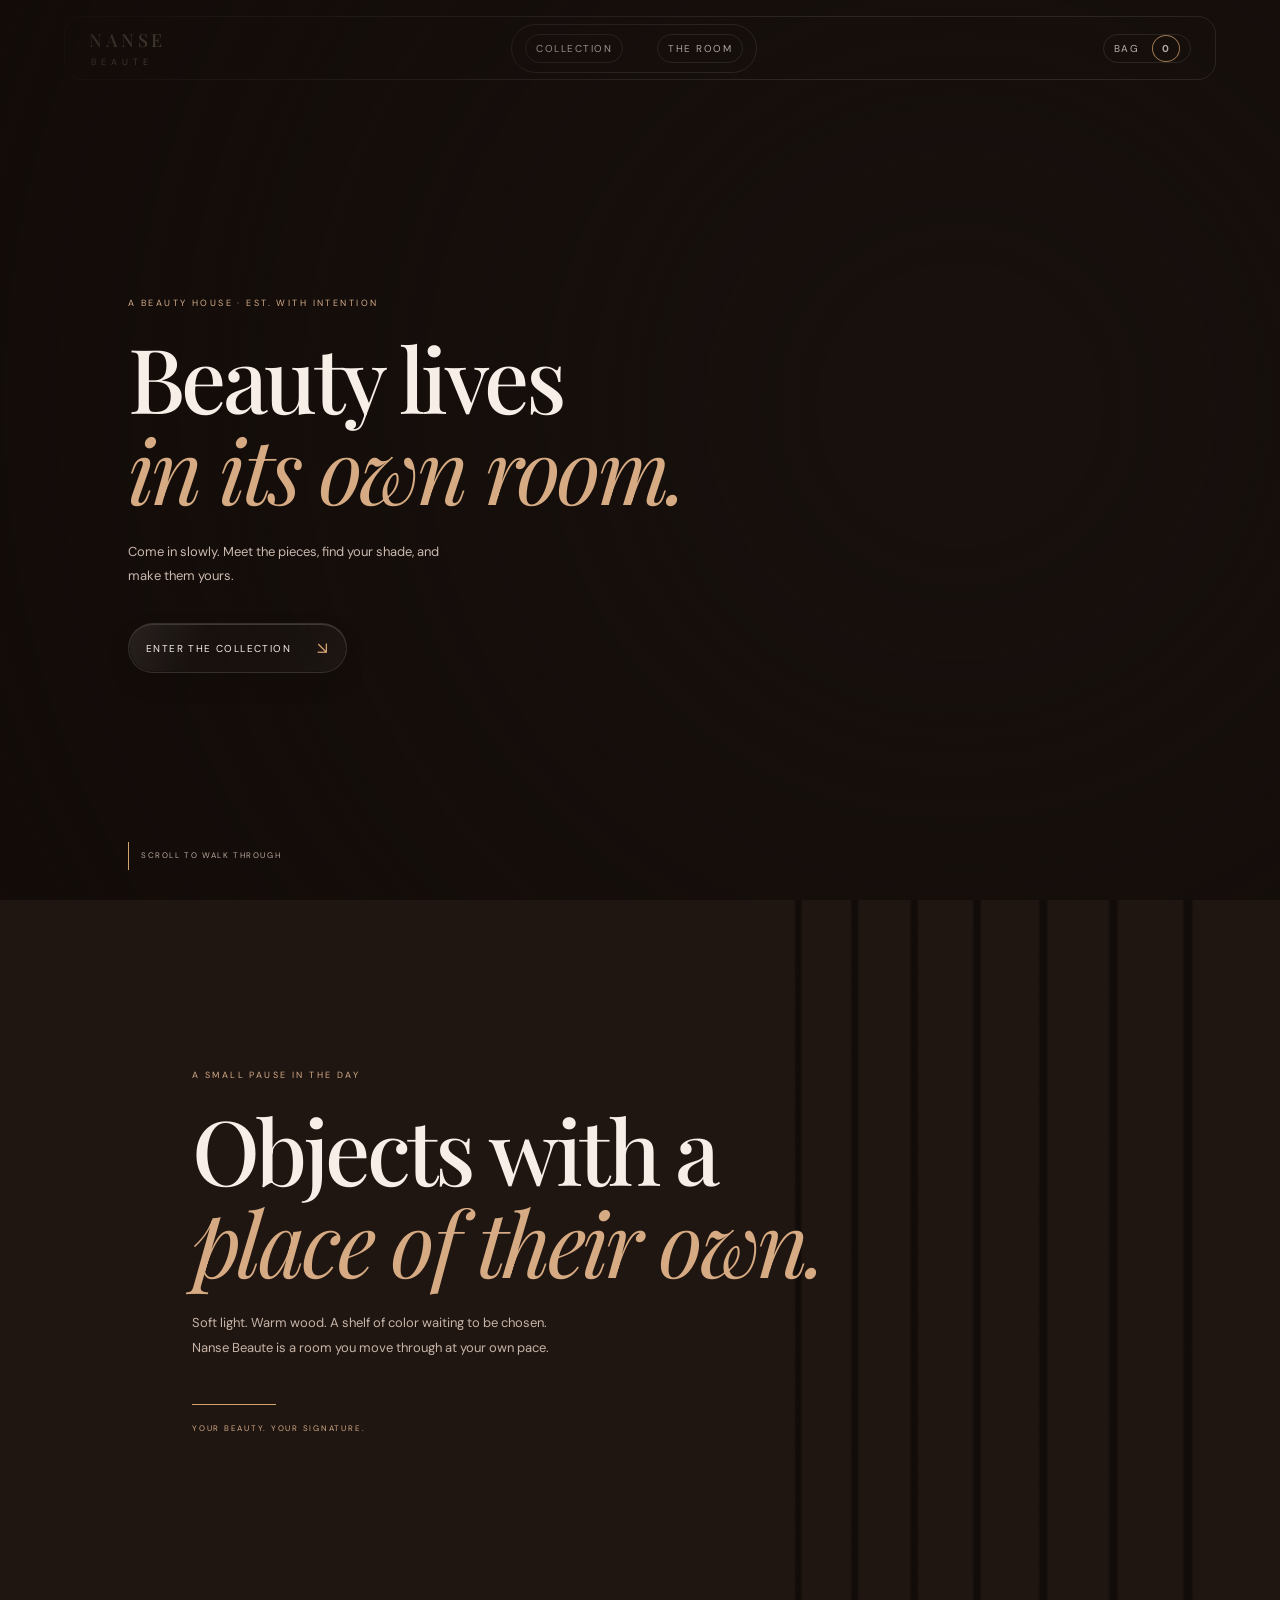
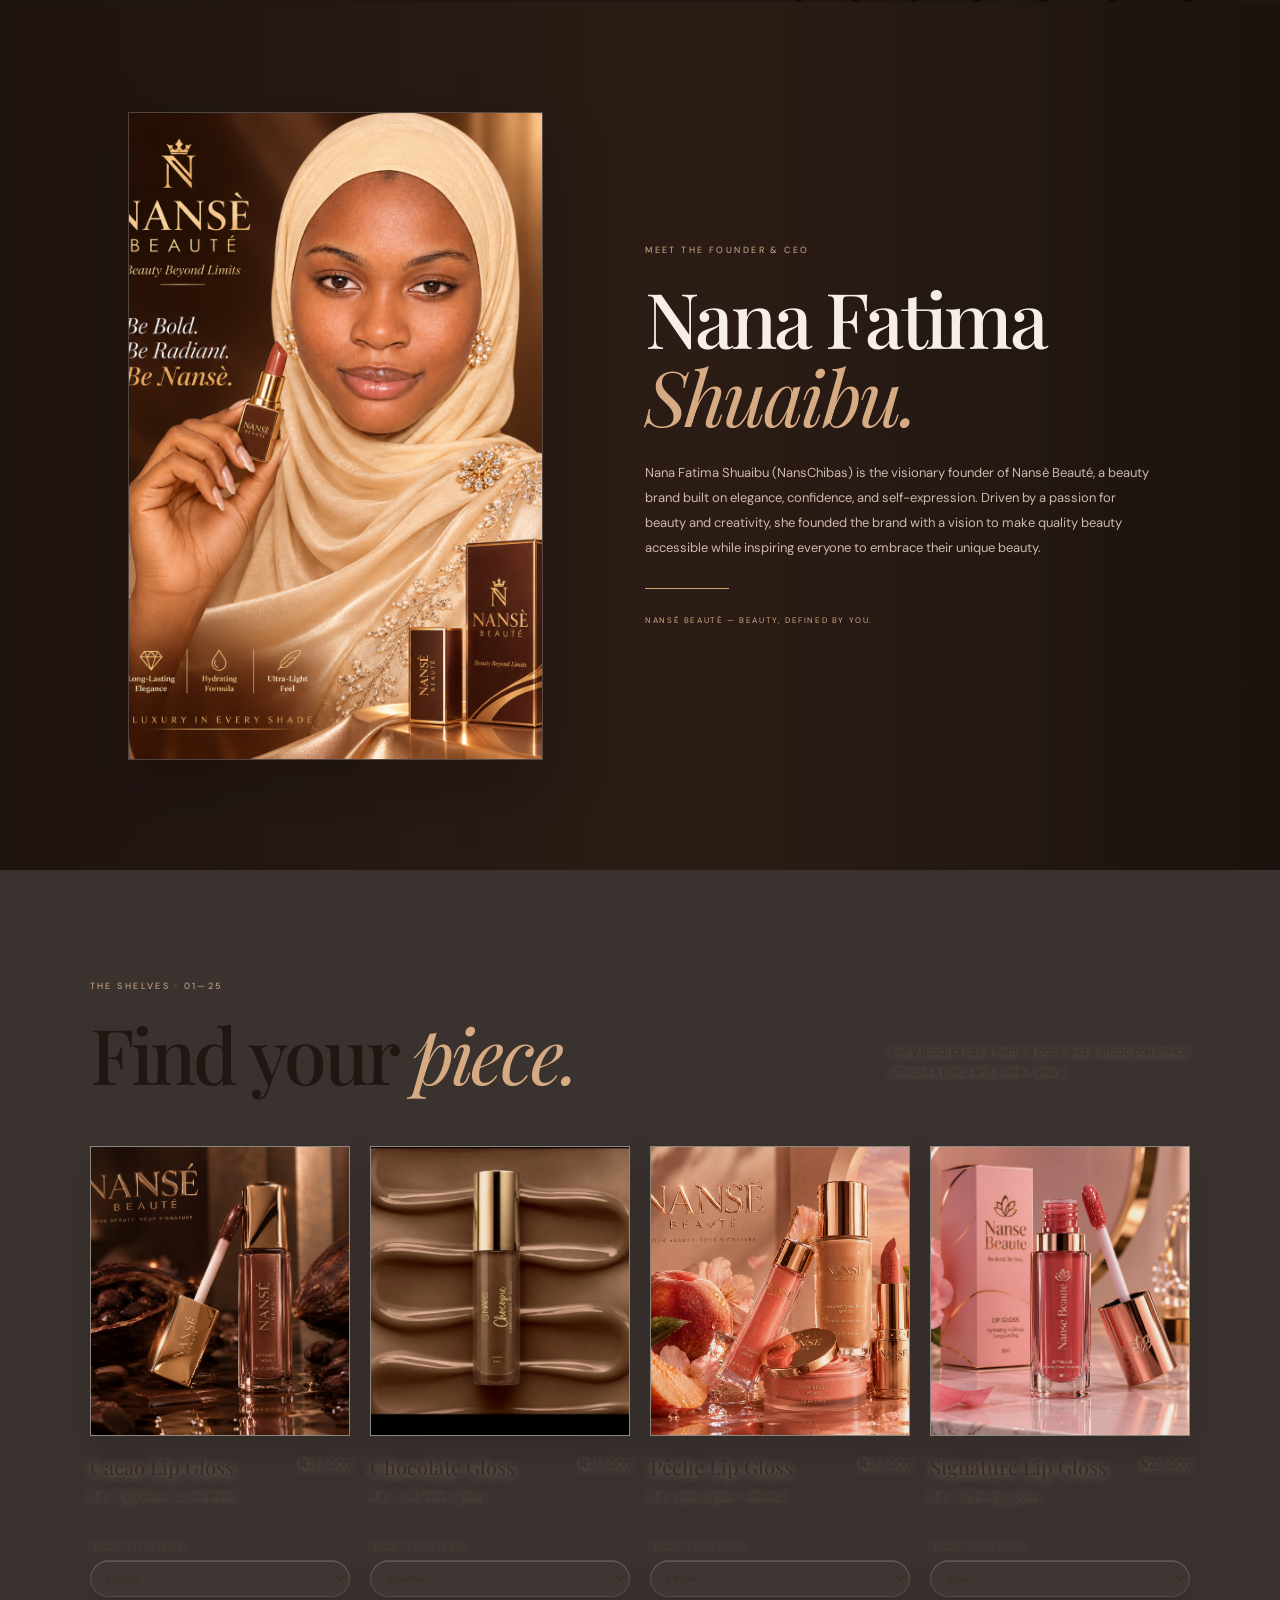
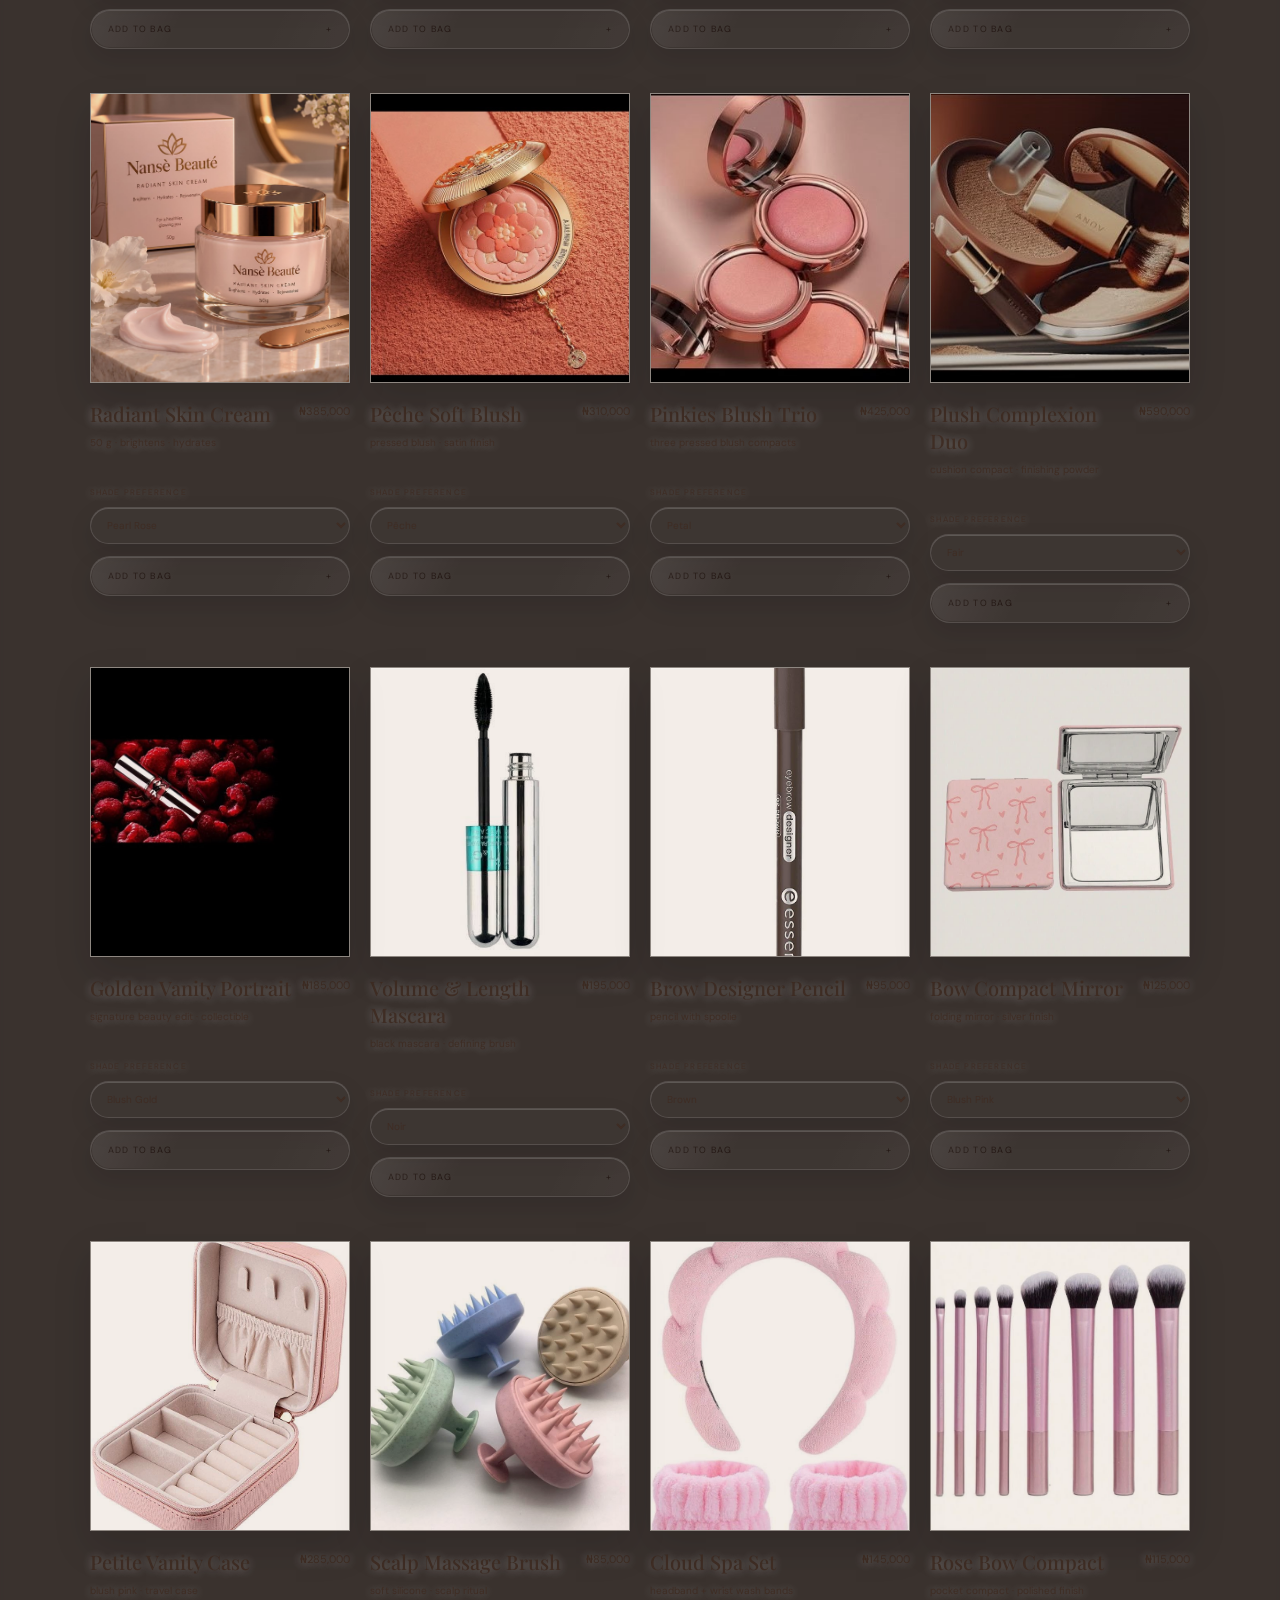
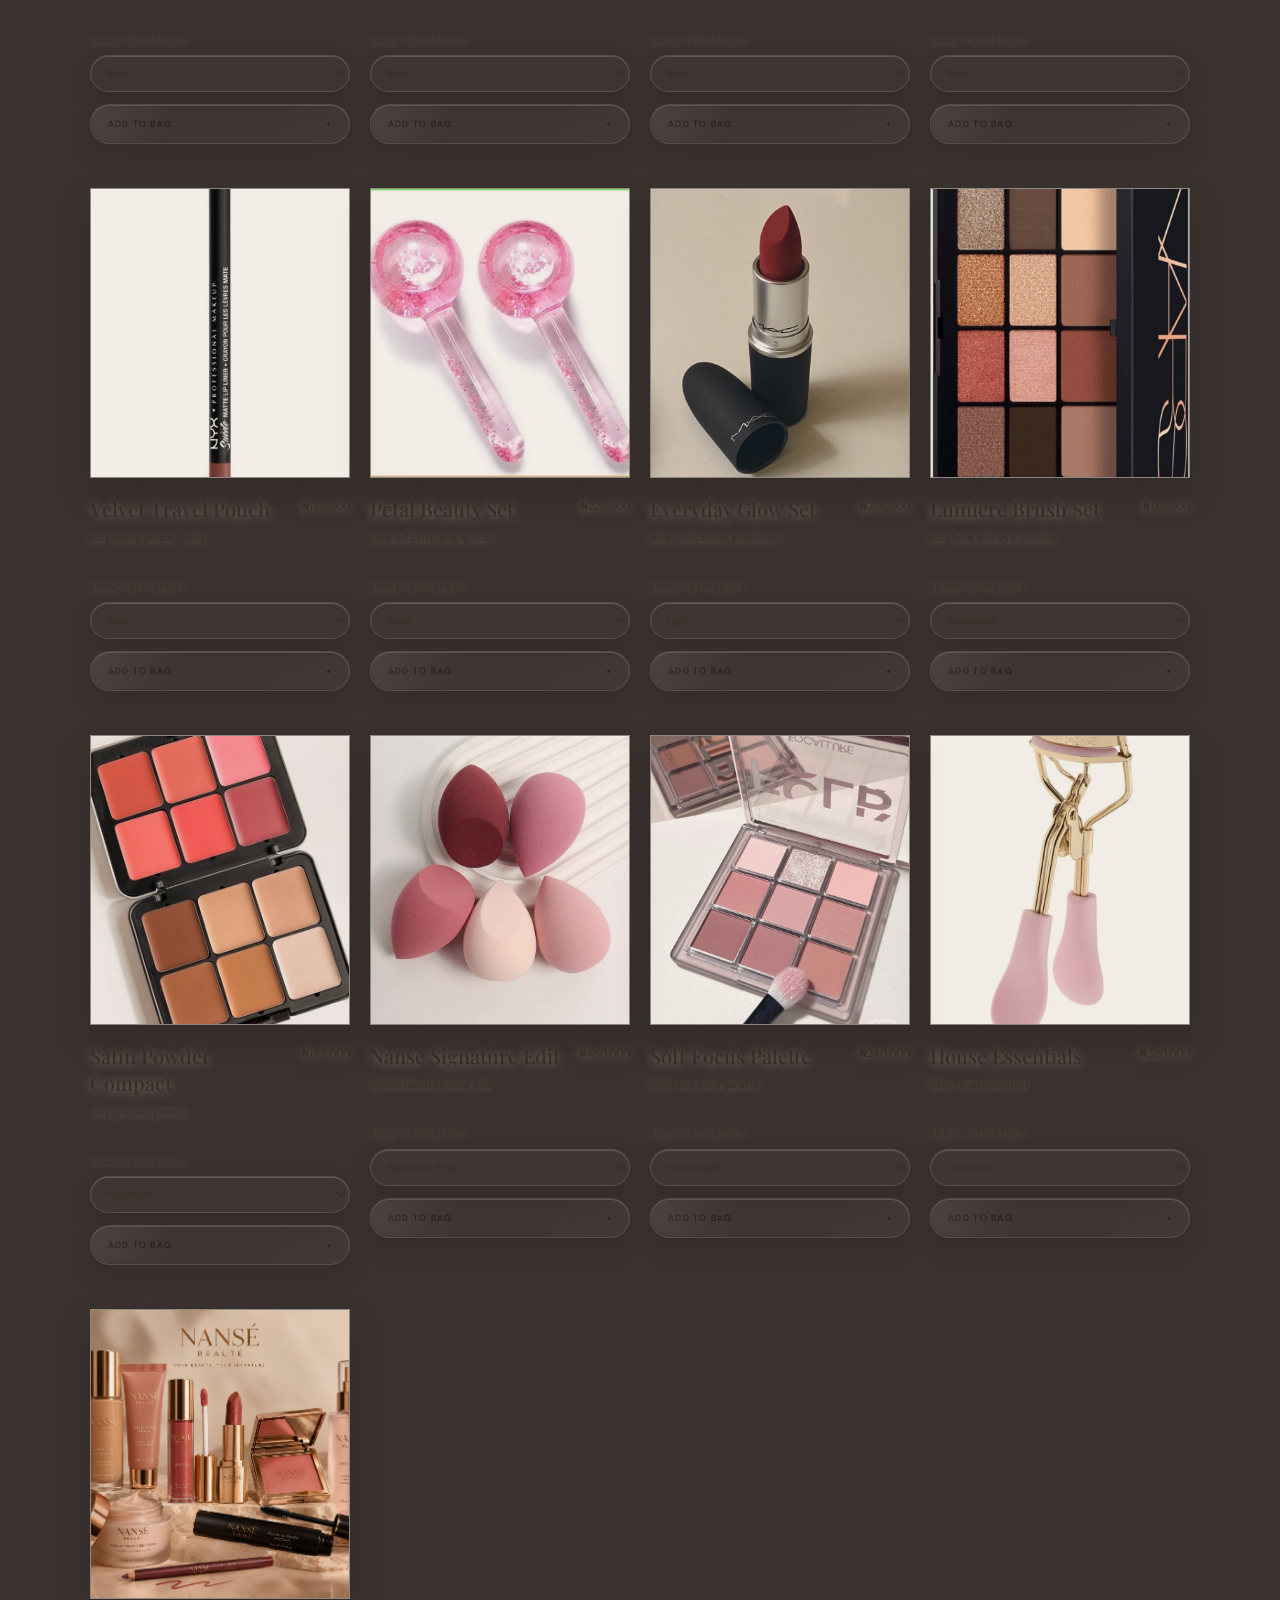
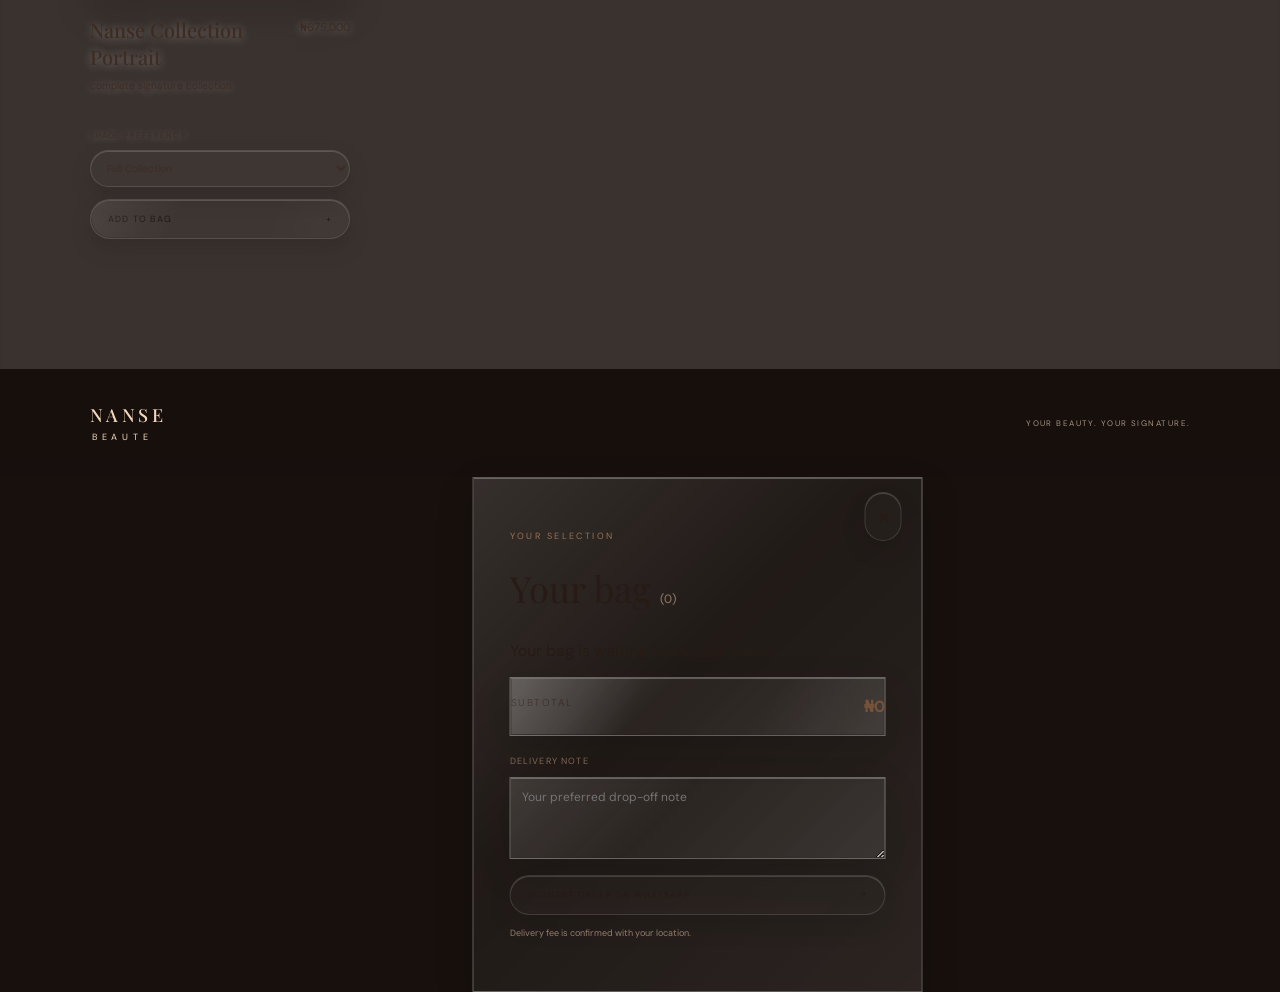
<file: nanse beaute/index.html>
<!doctype html>
<html lang="en">
<head>
  <meta charset="utf-8">
  <meta name="viewport" content="width=device-width, initial-scale=1">
  <title>Nanse Beaute | The Room</title>
  <link rel="preconnect" href="https://fonts.googleapis.com">
  <link href="https://fonts.googleapis.com/css2?family=DM+Sans:wght@400;500;600;700&family=Playfair+Display:ital,wght@0,400;0,500;1,400;1,500&display=swap" rel="stylesheet">
  <style>
    :root{--ink:#221612;--paper:#efe5dc;--muted:#a99182;--gold:#d4a36f;--rose:#c47d77;--night:#17100d;--line:#ffffff22}*{box-sizing:border-box}html{scroll-behavior:smooth}body{margin:0;background:var(--night);color:#f7eee7;font-family:'DM Sans',sans-serif}a{color:inherit;text-decoration:none}button,select,textarea{font:inherit}button{cursor:pointer}header,main,footer{position:relative;z-index:1}header{height:78px;padding:0 6vw;display:flex;align-items:center;justify-content:space-between;border-bottom:1px solid var(--line)}.brand{font:500 18px 'Playfair Display',serif;letter-spacing:.2em;color:#f2d8be}.brand span{display:block;font:9px 'DM Sans';letter-spacing:.55em;margin:4px 0 0 2px}nav{display:flex;gap:34px}nav a,.cart-open{font-size:10px;letter-spacing:.15em;text-transform:uppercase}.cart-open{background:none;border:0;color:#f8e9dc}.cart-open b{border:1px solid var(--gold);border-radius:50%;padding:6px 9px;margin-left:8px}.hero{min-height:calc(100vh - 78px);position:relative;display:flex;align-items:center;padding:90px 10vw;overflow:hidden;background:linear-gradient(90deg,#18100de8 0%,#18100dba 38%,#18100d55 100%),url('nanse beaute.jpeg') center/cover}.hero:after{content:'';position:absolute;inset:0;background:radial-gradient(circle at 75% 45%,transparent 0 13%,#130c0980 55%,#130c09 100%);pointer-events:none}.hero-copy{position:relative;z-index:2;max-width:560px}.eyebrow{margin:0 0 22px;color:#d4ad8b;font-size:9px;letter-spacing:.27em}.hero h1,.section-title,.manifesto h2,.delivery h2{font:500 clamp(52px,7vw,98px)/1.02 'Playfair Display',serif;letter-spacing:-.04em;margin:0}.hero h1 i,.section-title i,.manifesto h2 i,.delivery h2 i{font-weight:400;color:#d6aa82}.intro{max-width:340px;color:#cbbab0;line-height:1.9;font-size:13px;margin:26px 0 34px}.cta{display:inline-flex;gap:26px;align-items:center;padding:15px 18px;border:1px solid #d3a273;font-size:10px;letter-spacing:.14em;text-transform:uppercase}.cta span{font-size:17px;color:var(--gold)}.hero-note{position:absolute;z-index:2;bottom:30px;left:10vw;color:#bda99e;font-size:8px;letter-spacing:.2em}.hero-note span{display:inline-block;height:28px;border-left:1px solid var(--gold);vertical-align:middle;margin-right:12px}.hero-address{position:absolute;z-index:2;right:7vw;bottom:34px;font-size:8px;letter-spacing:.2em;color:#bda99e}.manifesto{min-height:78vh;padding:120px 15vw;display:flex;flex-direction:column;justify-content:center;position:relative;overflow:hidden;background:linear-gradient(90deg,#251914f5,#39251be8 50%,#1d1410f5)}.manifesto:after{content:'';position:absolute;inset:-10% 5% -10% 58%;background:repeating-linear-gradient(90deg,transparent 0 32px,#0b0806aa 34px 40px,transparent 42px 66px);transform:perspective(500px) rotateY(-12deg)}.manifesto>*{position:relative;z-index:1}.manifesto p:not(.eyebrow){max-width:390px;color:#c7b5a8;font-size:13px;line-height:1.9;margin:25px 0}.line{width:84px;border-top:1px solid var(--gold);margin:18px 0}.manifesto small{font-size:8px;letter-spacing:.22em;color:#d3aa86}.collection{padding:110px 7vw 130px;background:var(--paper);color:var(--ink)}.section-head{display:flex;align-items:end;justify-content:space-between;gap:30px;margin-bottom:54px}.section-title{font-size:clamp(48px,6vw,78px)}.section-head>p{color:#856e60;font-size:11px;line-height:1.8}.products{display:grid;grid-template-columns:repeat(4,1fr);gap:44px 20px}.product-image{height:290px;overflow:hidden;background:#d9c8b9;position:relative}.product-image img{width:100%;height:100%;object-fit:cover;mix-blend-mode:multiply;transition:transform .7s ease}.product:hover img{transform:scale(1.06)}.product-meta{display:flex;justify-content:space-between;align-items:start;gap:10px;margin-top:17px}.product h3{font:500 20px 'Playfair Display',serif;margin:0}.price{white-space:nowrap;color:#704d37;font-size:11px;margin-top:4px}.product p{min-height:32px;color:#8b776a;font-size:10px;line-height:1.5;margin:8px 0 12px}.product label{color:#856d5d;font-size:8px;letter-spacing:.15em;text-transform:uppercase}.product select{display:block;width:100%;margin-top:7px;padding:10px;border:1px solid #cdb9a8;background:#f8f2ed;color:#3e2d24;font-size:10px}.add{width:100%;display:flex;justify-content:space-between;margin-top:12px;padding:13px;background:#33231b;border:1px solid #33231b;color:#f5e5d6;font-size:9px;letter-spacing:.14em}.add:hover{background:#795437}.delivery{min-height:82vh;padding:120px 10vw;display:grid;grid-template-columns:1fr 1fr;align-items:center;gap:8vw;background:linear-gradient(90deg,#211511f5,#211511e8),url('nanse beaute.jpeg') center/cover}.delivery-card{max-width:470px}.delivery-card>p:not(.eyebrow){max-width:360px;color:#c8b4a7;font-size:12px;line-height:1.9;margin:24px 0 32px}.delivery-bottom{display:flex;align-items:center;gap:34px}.delivery-bottom>span{font-size:8px;line-height:2;letter-spacing:.16em;color:#b79579}.delivery-bottom b{color:#f3dec9;font-size:10px}.delivery-room{height:480px;display:grid;place-items:center;position:relative;background:linear-gradient(90deg,#38251b,#69432d,#2a1c16);overflow:hidden}.door{width:46%;height:82%;border:1px solid #ab805d;background:linear-gradient(90deg,#37231a,#714a31,#39251b);box-shadow:0 20px 55px #100a08}.delivery-room span{position:absolute;bottom:6%;font-size:8px;letter-spacing:.24em;color:#d9b795}footer{display:flex;justify-content:space-between;align-items:center;gap:20px;padding:34px 7vw;background:#17100db8}footer>span{color:#a89383;font-size:8px;letter-spacing:.18em}.cart-drawer{position:fixed;z-index:8;inset:0 0 0 auto;width:min(450px,100%);padding:52px 36px;background:#f0e7de;color:#281b15;transform:translateX(105%);transition:transform .4s;overflow:auto}.cart-drawer.open{transform:none}.close{position:absolute;top:14px;right:20px;border:0;background:none;color:#3d2a20;font-size:28px}.cart-drawer .eyebrow{color:#967254}.cart-drawer h2{font:36px 'Playfair Display',serif;margin:0 0 28px}.cart-drawer h2 i{font:12px 'DM Sans';color:#947c6a}.cart-row{display:grid;grid-template-columns:1fr auto;gap:7px;padding:14px 0;border-top:1px solid #d7c6b7;font:14px 'Playfair Display',serif}.cart-row small{grid-column:1;color:#887467;font:10px 'DM Sans'}.cart-row button{grid-column:2;grid-row:1/3;border:0;background:none;color:#906551;font-size:9px}.cart-total{display:flex;justify-content:space-between;padding:18px 0;margin:12px 0;border-top:1px solid #bca695;font-size:10px;letter-spacing:.15em}.cart-total b{color:#704b32;font-size:16px;letter-spacing:0}.note-label{color:#856d5b;font-size:9px;letter-spacing:.13em;text-transform:uppercase}.note-label textarea{display:block;width:100%;height:82px;margin-top:8px;padding:11px;resize:vertical;border:1px solid #d2bfaf;background:#faf4ef;color:#30221b;font-size:12px}.checkout{display:flex;justify-content:space-between;width:100%;margin-top:16px;padding:15px;border:0;background:#33231b;color:#fff;font-size:9px;letter-spacing:.14em}.cart-foot{display:block;margin-top:12px;color:#927f6e;font-size:9px}.shade{display:none;position:fixed;z-index:7;inset:0;background:#100b08b5}.shade.show{display:block}@media(max-width:980px){.products{grid-template-columns:repeat(3,1fr)}}@media(max-width:700px){header{height:68px;padding:0 5vw}nav{gap:12px}nav a{font-size:8px}.brand{font-size:15px}.hero{min-height:calc(100vh - 68px);padding:90px 8vw 70px;background-position:60% center}.hero h1{font-size:57px}.hero-note{left:8vw}.hero-address{right:7vw;font-size:7px}.manifesto{padding:100px 9vw;min-height:70vh}.collection{padding:84px 6vw}.section-head{align-items:start;flex-direction:column;margin-bottom:35px}.products{grid-template-columns:repeat(2,1fr);gap:32px 13px}.product-image{height:clamp(165px,42vw,250px)}.product h3{font-size:17px}.price{font-size:9px}.delivery{grid-template-columns:1fr;padding:85px 8vw;gap:38px}.delivery-room{height:340px}.delivery-bottom{align-items:start;flex-direction:column;gap:18px}footer{flex-wrap:wrap;padding:28px 6vw}.cart-drawer{padding:50px 24px}}@media(max-width:390px){.products{grid-template-columns:1fr}.product-image{height:270px}}
  </style>
  <style>
    #video-wall{position:fixed;inset:0;z-index:-2;overflow:hidden;background:#17100d}#video-wall video{position:absolute;inset:0;width:100%;height:100%;object-fit:cover;opacity:0;transition:opacity 1.4s ease;filter:saturate(.72) contrast(1.05)}#video-wall video.is-active{opacity:.68}#video-wall:after{content:'';position:absolute;inset:0;background:linear-gradient(90deg,#120b09d9,#120b0980 45%,#120b09c7),linear-gradient(0deg,#120b09d9 0%,transparent 42%,#120b0970 100%);pointer-events:none}.glass-surface,.cart-open,.cta,.add,.product select,.delivery-room,.cart-drawer,.cart-total,.note-label textarea{background:linear-gradient(135deg,#ffffff1c,#ffffff08);border:1px solid #ffffff3b;box-shadow:inset 0 1px #ffffff22,0 12px 40px #09060526;backdrop-filter:blur(18px) saturate(1.2);-webkit-backdrop-filter:blur(18px) saturate(1.2)}header{z-index:4;margin:16px 5vw 0;width:90%;height:64px;padding:0 24px;border:1px solid #ffffff35;border-radius:18px;background:#17100d3d;box-shadow:0 18px 50px #0906052e;backdrop-filter:blur(20px) saturate(1.2);-webkit-backdrop-filter:blur(20px) saturate(1.2)}nav{padding:9px 13px;border:1px solid #ffffff2e;border-radius:999px;background:#ffffff0b;backdrop-filter:blur(14px);-webkit-backdrop-filter:blur(14px)}nav a{padding:7px 10px;border-radius:999px;transition:background .25s ease,color .25s ease}nav a:hover{background:#ffffff24;color:#fff}.cart-open{padding:10px 12px;border:1px solid #ffffff33;border-radius:999px;background:#ffffff12}.cart-open:hover{background:#ffffff2b}.hero{min-height:100vh;margin-top:-80px;padding-top:160px;background:transparent}.manifesto{background:#251914a8;backdrop-filter:blur(5px);-webkit-backdrop-filter:blur(5px)}.collection{background:#efe5dc9c;backdrop-filter:blur(8px);-webkit-backdrop-filter:blur(8px)}.delivery{background:#211511b8;backdrop-filter:blur(5px);-webkit-backdrop-filter:blur(5px)}.product-image{border:1px solid #ffffff70;box-shadow:0 15px 35px #21161222}.product select,.add,.cta{border-radius:12px}.add:hover,.cta:hover{background:#ffffff2e}.cart-drawer{background:#f0e7decf}.shade{background:#0906059c;backdrop-filter:blur(8px);-webkit-backdrop-filter:blur(8px)}@media(max-width:700px){header{margin:10px 3vw 0;width:94%;padding:0 14px;border-radius:14px}nav{gap:0;padding:5px}nav a{padding:6px 5px}.hero{margin-top:-68px;padding-top:140px}.glass-surface{backdrop-filter:blur(12px);-webkit-backdrop-filter:blur(12px)}}
   #video-wall{z-index:0}header,main,footer{z-index:2}</style><style>#video-wall video.is-active{opacity:.82}#video-wall:after{background:linear-gradient(90deg,#120b094d,#120b0926 45%,#120b0959),linear-gradient(0deg,#120b0959 0%,transparent 42%,#120b0933 100%)}header{background:#17100d26;border-color:#ffffff26;backdrop-filter:blur(9px) saturate(1.25);-webkit-backdrop-filter:blur(9px) saturate(1.25)}nav{background:#ffffff08;border-color:#ffffff22;backdrop-filter:blur(7px) saturate(1.3);-webkit-backdrop-filter:blur(7px) saturate(1.3)}.glass-surface,.cart-open,.cta,.add,.product select,.cart-total,.note-label textarea{background:linear-gradient(135deg,#ffffff12,#ffffff04);border-color:#ffffff2d;backdrop-filter:blur(8px) saturate(1.3);-webkit-backdrop-filter:blur(8px) saturate(1.3)}.cart-drawer{background:#f0e7debf;backdrop-filter:blur(10px);-webkit-backdrop-filter:blur(10px)}</style><style>header,nav,.glass-surface,.cart-open,.cta,.add,.product select,.cart-drawer,.cart-total,.note-label textarea{backdrop-filter:saturate(1.18);-webkit-backdrop-filter:saturate(1.18)}.product-image img{filter:none}</style><style>header,nav,.cart-open,.cta,.add,.product select,.cart-drawer,.cart-total,.note-label textarea{position:relative;background:linear-gradient(135deg,#ffffff22 0%,#ffffff0b 42%,#ffffff16 100%);border:1px solid #ffffff42;box-shadow:inset 0 1px #ffffff42,inset 0 -1px #00000014,0 14px 36px #09060526;backdrop-filter:blur(16px) saturate(1.35);-webkit-backdrop-filter:blur(16px) saturate(1.35);transition:background .3s ease,border-color .3s ease,box-shadow .3s ease,transform .3s ease}header:before,nav:before,.cart-open:before,.cta:before,.add:before,.cart-total:before{content:"";position:absolute;inset:1px;border-radius:inherit;background:linear-gradient(115deg,#ffffff2b,transparent 34%,transparent 68%,#ffffff0e);pointer-events:none}nav a:hover,.cart-open:hover,.cta:hover,.add:hover{background:linear-gradient(135deg,#ffffff38,#ffffff12);border-color:#ffffff68;box-shadow:inset 0 1px #ffffff58,0 16px 42px #09060538;transform:translateY(-1px)}.product select:focus,.note-label textarea:focus{outline:2px solid #ffffff55;outline-offset:2px}.product-image{border:1px solid #ffffff42;box-shadow:inset 0 1px #ffffff3b,0 16px 36px #09060524;transition:box-shadow .3s ease,transform .3s ease}.product:hover .product-image{box-shadow:inset 0 1px #ffffff58,0 20px 44px #09060538;transform:translateY(-2px)}</style><style>header{background:#ffffff0b;border-color:#ffffff2b}nav{background:#ffffff05;border-color:#ffffff20}.cart-open,.cta,.add{background:#ffffff0c}.cart-open:hover,.cta:hover,.add:hover{background:#ffffff1a}header:before,nav:before,.cart-open:before,.cta:before,.add:before{opacity:.42}</style><style>header,nav,.glass-surface,.cart-open,.cta,.add,.product select,.cart-drawer,.cart-total,.note-label textarea{backdrop-filter:none;-webkit-backdrop-filter:none}</style><style>#video-wall:after{display:none!important}</style><style>nav a,.cart-open,.cta,.add,.product select,.checkout,.close{background:#ffffff05;border:1px solid #ffffff20;border-radius:999px;box-shadow:inset 0 1px #ffffff2b,0 10px 24px #0906051c;color:inherit;transition:background .3s ease,border-color .3s ease,box-shadow .3s ease,transform .3s ease}nav a,.cart-open{padding:7px 10px}.cta,.add,.checkout{padding:13px 17px}.product select{padding:10px 12px}.close{padding:5px 10px}.cart-open:hover,nav a:hover,.cta:hover,.add:hover,.checkout:hover,.close:hover{background:#ffffff18;border-color:#ffffff4d;box-shadow:inset 0 1px #ffffff45,0 14px 30px #0906052e;transform:translateY(-1px)}</style><style>header,nav,nav a,.cart-open{background:transparent;box-shadow:none;border-color:#ffffff22;backdrop-filter:none;-webkit-backdrop-filter:none}header:before,nav:before,.cart-open:before{display:none}nav a:hover,.cart-open:hover{background:#ffffff0b;border-color:#ffffff3d;box-shadow:none;transform:none}</style><style>.collection{background:rgba(239,229,220,.16);backdrop-filter:blur(2px) saturate(1.08);-webkit-backdrop-filter:blur(2px) saturate(1.08)}.collection .section-head>p,.collection .product h3,.collection .price,.collection .product p,.collection .product label{color:#3f2d24;text-shadow:0 1px 10px #ffffff66}.collection .product-image{background:rgba(217,200,185,.28)}</style><style>.founder{min-height:86vh;padding:110px 10vw;display:grid;grid-template-columns:minmax(0,.9fr) minmax(0,1.1fr);align-items:center;gap:8vw;background:linear-gradient(90deg,#211511c9,#39251b9c 55%,#1d1410bd)}.founder-image{height:min(720px,72vh);overflow:hidden;border:1px solid #ffffff35;box-shadow:inset 0 1px #ffffff38,0 24px 60px #09060538}.founder-image img{width:100%;height:100%;display:block;object-fit:cover;object-position:center}.founder-copy{max-width:520px}.founder-copy h2{font:500 clamp(48px,6vw,82px)/1.02 'Playfair Display',serif;letter-spacing:-.04em;margin:0}.founder-copy h2 i{font-weight:400;color:#d6aa82}.founder-copy>p:not(.eyebrow){color:#cdb9aa;font-size:13px;line-height:1.9;margin:27px 0 28px}.founder-copy small{color:#d3aa86;font-size:8px;letter-spacing:.2em}@media(max-width:700px){.founder{grid-template-columns:1fr;padding:84px 8vw;gap:38px}.founder-image{height:clamp(390px,120vw,620px)}.founder-copy h2{font-size:57px}}</style></head>
<body>
  <div id="video-wall" aria-hidden="true"><video muted playsinline preload="auto" class="is-active"><source src="bac.mp4" type="video/mp4"></video><video muted playsinline preload="auto"><source src="bc.mp4" type="video/mp4"></video><video muted playsinline preload="auto"><source src="bk.mp4" type="video/mp4"></video></div>
  <header><a class="brand" href="#home">NANSE <span>BEAUTE</span></a><nav><a href="#collection">Collection</a><a href="#story">The room</a></nav><button class="cart-open" aria-label="Open bag">BAG <b id="bagCount">0</b></button></header>
  <main id="home">
    <section class="hero"><div class="hero-copy"><p class="eyebrow">A BEAUTY HOUSE · EST. WITH INTENTION</p><h1>Beauty lives<br><i>in its own room.</i></h1><p class="intro">Come in slowly. Meet the pieces, find your shade, and make them yours.</p><a class="cta" href="#collection">Enter the collection <span>↘</span></a></div><div class="hero-note"><span></span>SCROLL TO WALK THROUGH</div></section>
    <section class="manifesto" id="story"><p class="eyebrow">A SMALL PAUSE IN THE DAY</p><h2>Objects with a<br><i>place of their own.</i></h2><p>Soft light. Warm wood. A shelf of color waiting to be chosen. Nanse Beaute is a room you move through at your own pace.</p><div class="line"></div><small>YOUR BEAUTY. YOUR SIGNATURE.</small></section>
    <section class="founder" id="founder"><div class="founder-image"><img src="Nans%C3%A8%20Beaut%C3%A9_%20Luxury%20in%20Every%20Shade.png" alt="Nana Fatima Shuaibu, founder and CEO of Nanse Beaute"></div><div class="founder-copy"><p class="eyebrow">MEET THE FOUNDER &amp; CEO</p><h2>Nana Fatima<br><i>Shuaibu.</i></h2><p>Nana Fatima Shuaibu (NansChibas) is the visionary founder of Nansè Beauté, a beauty brand built on elegance, confidence, and self-expression. Driven by a passion for beauty and creativity, she founded the brand with a vision to make quality beauty accessible while inspiring everyone to embrace their unique beauty.</p><div class="line"></div><small>NANSÈ BEAUTÉ — BEAUTY, DEFINED BY YOU.</small></div></section>
    <section class="collection" id="collection"><div class="section-head"><div><p class="eyebrow">THE SHELVES · 01—25</p><h2 class="section-title">Find your <i>piece.</i></h2></div><p>Every product has a name, a price, and a shade preference.<br>Choose a piece and make it yours.</p></div><div class="products" id="products"></div></section>
  </main>
  <footer><a class="brand" href="#home">NANSE <span>BEAUTE</span></a><span>YOUR BEAUTY. YOUR SIGNATURE.</span></footer>
  <aside class="cart-drawer" id="cart"><button class="close" aria-label="Close bag">×</button><p class="eyebrow">YOUR SELECTION</p><h2>Your bag <i id="itemCount">(0)</i></h2><div id="cartItems"></div><div class="cart-total"><span>SUBTOTAL</span><b id="total">₦0</b></div><label class="note-label">Delivery note<textarea id="deliveryNote" placeholder="Your preferred drop-off note"></textarea></label><button class="checkout" id="checkout">REQUEST ORDER ON WHATSAPP <span>↗</span></button><small class="cart-foot">Delivery fee is confirmed with your location.</small></aside><div class="shade" id="shade"></div>

  <script>
    const products=[
      ['Cacao Lip Gloss','chocolate lipstick.jpeg','8 ml · high shine · cocoa brown',285000,['Cacao','Truffle','Mocha']],['Chocolate Gloss','brownie.jpeg','4 ml · rich brown · glossy',245000,['Brownie','Toffee','Espresso']],['Pêche Lip Gloss','nude lipstick .jpeg','8 ml · peach gloss · luminous',265000,['Pêche','Rosewater','Nude']],['Signature Lip Gloss','WhatsApp Image 2026-11-03 at 22.16.10.jpeg','8 ml · hydrating · glossy',225000,['Rose','Petal','Berry']],['Radiant Skin Cream','WhatsApp Image 2026-11-03 at 22.16.11.jpeg','50 g · brightens · hydrates',385000,['Pearl Rose','Universal']],['Pêche Soft Blush','palatte.jpeg','pressed blush · satin finish',310000,['Pêche','Petal','Coral']],['Pinkies Blush Trio','pinkies.jpeg','three pressed blush compacts',425000,['Petal','Rose','Coral']],['Plush Complexion Duo','plushie.jpeg','cushion compact · finishing powder',590000,['Fair','Medium','Deep']],['Golden Vanity Portrait','talgi.jpeg','signature beauty edit · collectible',185000,['Blush Gold','Champagne']],['Volume & Length Mascara','WhatsApp Image 2026-11-03 at 22.26.03 (1).jpeg','black mascara · defining brush',195000,['Noir','Brun']],['Brow Designer Pencil','WhatsApp Image 2026-11-03 at 22.26.03 (2).jpeg','pencil with spoolie',95000,['Brown','Black','Taupe']],['Bow Compact Mirror','WhatsApp Image 2026-11-03 at 22.26.03 (3).jpeg','folding mirror · silver finish',125000,['Blush Pink','Ballet']],['Petite Vanity Case','WhatsApp Image 2026-11-03 at 22.26.03.jpeg','blush pink · travel case',285000,['Blush','Nude']],['Scalp Massage Brush','WhatsApp Image 2026-11-03 at 22.26.04 (1).jpeg','soft silicone · scalp ritual',85000,['Blush','Sage','Sky']],['Cloud Spa Set','WhatsApp Image 2026-11-03 at 22.26.04 (2).jpeg','headband + wrist wash bands',145000,['Blush','Cream']],['Rose Bow Compact','WhatsApp Image 2026-11-03 at 22.26.04 (3).jpeg','pocket compact · polished finish',115000,['Rose','Ballet']],['Velvet Travel Pouch','WhatsApp Image 2026-11-03 at 22.26.04.jpeg','soft vanity pouch · lined',135000,['Rose','Nude']],['Petal Beauty Set','WhatsApp Image 2026-11-03 at 22.26.05 (1).jpeg','curated blush and lip duo',220000,['Petal','Rose','Berry']],['Everyday Glow Set','WhatsApp Image 2026-11-03 at 22.26.05 (2).jpeg','daily complexion essentials',265000,['Light','Medium','Deep']],['Lumiere Brush Set','WhatsApp Image 2026-11-03 at 22.26.05 (3).jpeg','soft face and eye brushes',175000,['Rosewood','Natural']],['Satin Powder Compact','WhatsApp Image 2026-11-03 at 22.26.05.jpeg','silky pressed powder',155000,['Porcelain','Sand','Honey']],['Nanse Signature Edit','WhatsApp Image 2026-11-03 at 22.26.06 (1).jpeg','limited beauty house edit',450000,['Signature Rose','Cocoa']],['Soft Focus Palette','soft focus palette .jpeg','multi-use color palette',240000,['Warm Nude','Rosy Nude','Cocoa']],['House Essentials','WhatsApp Image 2026-11-03 at 22.26.06.jpeg','daily ritual collection',320000,['Universal']],['Nanse Collection Portrait','nanse beaute.jpeg','complete signature collection',675000,['Full Collection']]
    ].map((p,i)=>({id:i,name:p[0],img:p[1],desc:p[2],price:p[3],shades:p[4]}));
    const fmt=n=>'₦'+n.toLocaleString('en-NG'),grid=document.querySelector('#products'),cart={};
    function renderProducts(){grid.innerHTML=products.map(p=>`<article class="product"><div class="product-image"><img src="${encodeURI(p.img)}" alt="${p.name}" loading="eager"></div><div class="product-meta"><h3>${p.name}</h3><span class="price">${fmt(p.price)}</span></div><p>${p.desc}</p><label>Shade preference<select id="shade-${p.id}">${p.shades.map(s=>`<option>${s}</option>`).join('')}</select></label><button class="add" data-add="${p.id}"><span>ADD TO BAG</span><span>+</span></button></article>`).join('')}
    function renderCart(){const entries=Object.values(cart),count=entries.reduce((n,p)=>n+p.qty,0);document.querySelector('#bagCount').textContent=count;document.querySelector('#itemCount').textContent=`(${count})`;document.querySelector('#cartItems').innerHTML=entries.length?entries.map(p=>`<div class="cart-row"><span>${p.name} × ${p.qty}</span><b>${fmt(p.price*p.qty)}</b><small>Shade preference: ${p.shade}</small><button data-remove="${p.key}">REMOVE</button></div>`).join(''):'<p>Your bag is waiting for its first piece.</p>';document.querySelector('#total').textContent=fmt(entries.reduce((n,p)=>n+p.price*p.qty,0))}
    function openCart(){document.querySelector('#cart').classList.add('open');document.querySelector('#shade').classList.add('show')}function closeCart(){document.querySelector('#cart').classList.remove('open');document.querySelector('#shade').classList.remove('show')}
    renderProducts();renderCart();grid.addEventListener('click',e=>{const btn=e.target.closest('[data-add]');if(!btn)return;const p=products[btn.dataset.add],shade=document.querySelector(`#shade-${p.id}`).value,key=`${p.id}-${shade}`;cart[key]??={...p,shade,key,qty:0};cart[key].qty++;renderCart();openCart()});document.querySelector('#cartItems').addEventListener('click',e=>{if(e.target.dataset.remove){delete cart[e.target.dataset.remove];renderCart()}});document.querySelector('.cart-open').onclick=openCart;document.querySelector('.close').onclick=closeCart;document.querySelector('#shade').onclick=closeCart;document.querySelector('#checkout').onclick=()=>{const entries=Object.values(cart);if(!entries.length)return alert('Add a piece to your bag first.');const lines=entries.map(p=>`${p.name} / ${p.shade} x${p.qty} — ${fmt(p.price*p.qty)}`).join('\n');window.open('https://wa.me/?text='+encodeURIComponent(`Hello Nanse Beaute, I would like to request this order:\n${lines}\nSubtotal: ${document.querySelector('#total').textContent}\n${document.querySelector('#deliveryNote').value||'Please confirm delivery details.'}`),'_blank','noopener')};
    const videos=[...document.querySelectorAll('#video-wall video')];let videoIndex=0;videos.forEach(video=>video.play().catch(()=>{}));setInterval(()=>{if(!videos.length)return;videos[videoIndex].classList.remove('is-active');videoIndex=(videoIndex+1)%videos.length;videos[videoIndex].classList.add('is-active');videos[videoIndex].currentTime=0;videos[videoIndex].play().catch(()=>{})},10000);
  </script>
</body>
</html>
</file>
